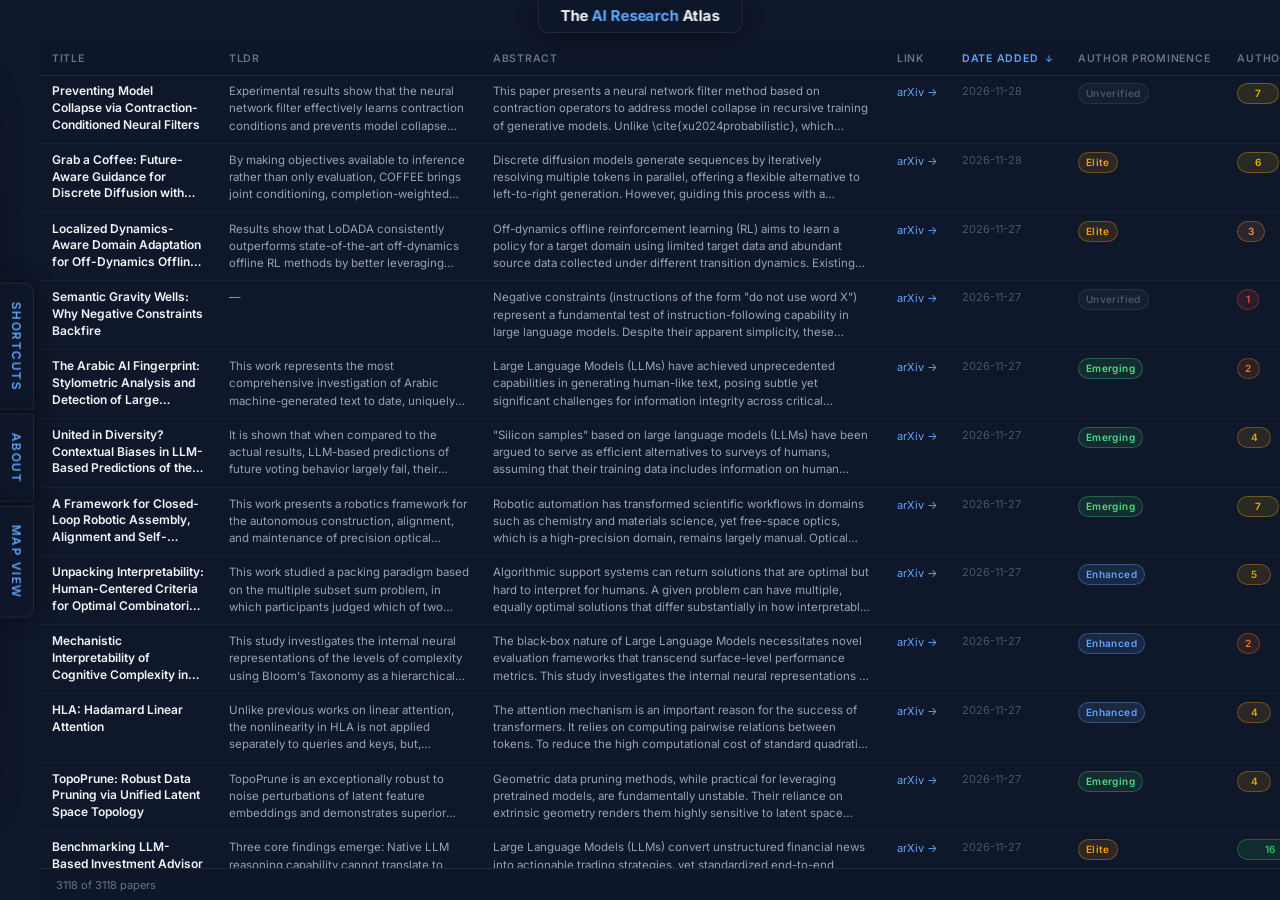
<file: grid.html>
<!DOCTYPE html>
<html lang="en">
<head>
<meta charset="UTF-8">
<meta name="viewport" content="width=device-width,initial-scale=1.0">
<title>AI Research Atlas — Grid View</title>
<!-- Google tag (gtag.js) -->
<script async src="https://www.googletagmanager.com/gtag/js?id=G-6LKWKT8838"></script>
<script>window.dataLayer=window.dataLayer||[];function gtag(){dataLayer.push(arguments);}gtag('js',new Date());gtag('config','G-6LKWKT8838');</script>
<link rel="preconnect" href="https://fonts.googleapis.com">
<link rel="preconnect" href="https://fonts.gstatic.com" crossorigin>
<link href="https://fonts.googleapis.com/css2?family=Inter:wght@400;500;600;700&display=swap" rel="stylesheet">
<style>
  :root {
    --arm-font:'Inter',system-ui,-apple-system,sans-serif;
    --arm-accent:#60a5fa;
    --arm-accent-dim:rgba(96,165,250,0.12);
    --arm-border:rgba(255,255,255,0.08);
    --arm-muted:#94a3b8;
    --arm-bg:rgba(15,23,42,0.92);
    --arm-panel-w:300px;
  }
  *,*::before,*::after { box-sizing:border-box; }
  html,body { margin:0; padding:0; height:100%; background:#0f172a; color:#e2e8f0; font-family:var(--arm-font); }

  /* ── Title bar ─────────────────────────────────────────────────────── */
  #arm-title-bar {
    position:fixed; top:0; left:50%; transform:translateX(-50%);
    z-index:1000000;
    background:rgba(15,23,42,0.92); backdrop-filter:blur(10px); -webkit-backdrop-filter:blur(10px);
    border:1px solid var(--arm-border); border-top:none;
    border-radius:0 0 10px 10px;
    padding:6px 22px;
    font-family:var(--arm-font); font-size:15px; font-weight:700;
    color:#f1f5f9; letter-spacing:-0.01em; line-height:1.3;
    white-space:nowrap; user-select:none;
    box-shadow:0 3px 20px rgba(0,0,0,0.4);
  }
  #arm-title-bar span { color:var(--arm-accent); }

  /* ── Tab strip ─────────────────────────────────────────────────────── */
  #arm-tab-strip {
    position:fixed; left:0; top:50%; transform:translateY(-50%);
    z-index:1000000; display:flex; flex-direction:column; gap:4px;
  }
  .arm-tab {
    display:flex; align-items:center; justify-content:center;
    writing-mode:vertical-rl; text-orientation:mixed;
    background:rgba(15,23,42,0.90); backdrop-filter:blur(10px); -webkit-backdrop-filter:blur(10px);
    color:var(--arm-accent); border:1px solid var(--arm-border); border-left:none;
    padding:18px 9px; cursor:pointer;
    font-family:var(--arm-font); font-weight:600; font-size:12px;
    letter-spacing:0.12em; text-transform:uppercase;
    box-shadow:3px 0 20px rgba(0,0,0,0.4);
    transition:background 0.2s,color 0.2s,box-shadow 0.2s; user-select:none;
  }
  #arm-shortcuts-tab { border-radius:0 10px 0 0; }
  #arm-about-tab     { border-radius:0; }
  #arm-atlas-tab     { border-radius:0 0 10px 0; }
  .arm-tab:hover     { background:rgba(30,41,59,0.95); color:#93c5fd; box-shadow:4px 0 24px rgba(96,165,250,0.2); }
  .arm-tab.arm-active { background:rgba(30,41,59,0.98); color:#93c5fd; }

  /* ── Panel chrome ──────────────────────────────────────────────────── */
  .arm-panel {
    position:fixed; left:0; top:50%;
    transform:translateY(-50%) translateX(-110%);
    z-index:999999; width:var(--arm-panel-w); max-height:88vh;
    display:flex; flex-direction:column;
    background:var(--arm-bg); backdrop-filter:blur(10px); -webkit-backdrop-filter:blur(10px);
    border:1px solid var(--arm-border); border-left:none; border-radius:0 16px 16px 0;
    box-shadow:6px 0 40px rgba(0,0,0,0.6),inset 1px 0 0 rgba(255,255,255,0.04);
    font-family:var(--arm-font); font-size:13px; color:#e2e8f0; line-height:1.65;
    transition:transform 0.32s cubic-bezier(0.4,0,0.2,1); overflow:hidden;
  }
  .arm-panel.arm-open { transform:translateY(-50%) translateX(0); }
  .arm-body { overflow-y:auto; overflow-x:hidden; padding:22px 20px 16px; flex:1; scrollbar-width:thin; scrollbar-color:#334155 transparent; }
  .arm-body::-webkit-scrollbar { width:4px; }
  .arm-body::-webkit-scrollbar-thumb { background:#334155; border-radius:4px; }
  .arm-header { display:flex; justify-content:space-between; align-items:flex-start; margin-bottom:4px; }
  .arm-title  { font-size:15px; font-weight:700; color:#f1f5f9; letter-spacing:-0.01em; line-height:1.3; margin:0; }
  .arm-title span { color:var(--arm-accent); }
  .arm-close  { background:none; border:none; color:var(--arm-muted); cursor:pointer; font-size:17px; line-height:1; padding:2px 4px; border-radius:4px; transition:color 0.15s,background 0.15s; flex-shrink:0; margin-left:8px; }
  .arm-close:hover { color:#f1f5f9; background:rgba(255,255,255,0.07); }
  .arm-byline { font-size:12px; color:var(--arm-muted); margin-bottom:16px; }
  .arm-byline a { color:var(--arm-accent); text-decoration:none; font-weight:500; }
  .arm-byline a:hover { color:#93c5fd; text-decoration:underline; }
  .arm-divider { border:none; border-top:1px solid var(--arm-border); margin:14px 0; }
  .arm-section { font-size:10px; font-weight:600; text-transform:uppercase; letter-spacing:0.1em; color:#475569; margin:0 0 8px; }
  .arm-p { color:#94a3b8; margin:0 0 10px; font-size:12.5px; }
  .arm-p a { color:var(--arm-accent); text-decoration:none; }
  .arm-p a:hover { color:#93c5fd; text-decoration:underline; }
  .arm-book { display:flex; align-items:center; gap:10px; background:rgba(255,255,255,0.03); border:1px solid var(--arm-border); border-radius:8px; padding:10px 12px; text-decoration:none; transition:background 0.2s,border-color 0.2s; margin-bottom:8px; }
  .arm-book:hover { background:rgba(96,165,250,0.07); border-color:rgba(96,165,250,0.3); }
  .arm-book-icon { font-size:22px; flex-shrink:0; }
  .arm-book-text { display:flex; flex-direction:column; }
  .arm-book-title { font-size:12px; font-weight:600; color:#e2e8f0; line-height:1.3; margin-bottom:2px; }
  .arm-book-sub { font-size:11px; color:var(--arm-accent); }
  .arm-footer { padding:10px 20px 14px; border-top:1px solid var(--arm-border); display:flex; align-items:center; gap:7px; flex-shrink:0; }
  .arm-status-dot { width:7px; height:7px; border-radius:50%; background:#22c55e; box-shadow:0 0 6px rgba(34,197,94,0.7); flex-shrink:0; animation:arm-pulse 2.5s ease-in-out infinite; }
  @keyframes arm-pulse { 0%,100%{opacity:1;}50%{opacity:0.35;} }
  .arm-status-text { font-size:11px; color:#475569; font-family:var(--arm-font); }
  .arm-status-text strong { color:#64748b; font-weight:500; }
  .arm-sc-intro { font-size:12.5px; color:#94a3b8; margin:0 0 14px; line-height:1.5; }
  .arm-tile {
    display:flex; align-items:center; gap:11px;
    background:rgba(255,255,255,0.03); border:1px solid var(--arm-border);
    border-radius:8px; padding:10px 12px; text-decoration:none;
    transition:background 0.2s,border-color 0.2s; margin-bottom:7px; cursor:pointer;
  }
  .arm-tile:hover { background:rgba(96,165,250,0.07); border-color:rgba(96,165,250,0.3); }
  .arm-tile:hover .arm-tile-label { color:#e2e8f0; }
  .arm-tile.arm-tile-active { background:rgba(96,165,250,0.12); border-color:rgba(96,165,250,0.4); }
  .arm-tile.arm-tile-active .arm-tile-label { color:#93c5fd; }
  .arm-tile-icon { flex-shrink:0; width:18px; height:18px; color:#64748b; display:flex; align-items:center; justify-content:center; }
  .arm-tile-text { display:flex; flex-direction:column; gap:1px; }
  .arm-tile-label { font-size:12px; font-weight:600; color:#cbd5e1; line-height:1.3; transition:color 0.15s; }
  .arm-tile-sub   { font-size:11px; color:#64748b; line-height:1.3; }

  /* ── Filter popup ──────────────────────────────────────────────────── */
  #arm-filter-popup {
    position:fixed;
    z-index:1000001;
    background:rgba(15,23,42,0.97); backdrop-filter:blur(12px); -webkit-backdrop-filter:blur(12px);
    border:1px solid var(--arm-border); border-radius:12px;
    padding:14px 16px 10px; min-width:210px;
    box-shadow:4px 8px 32px rgba(0,0,0,0.7);
    font-family:var(--arm-font);
    display:none;
    transition:none;
  }
  #arm-filter-popup .fp-title {
    font-size:10px; font-weight:600; text-transform:uppercase;
    letter-spacing:0.09em; color:#475569; margin-bottom:10px;
    padding-right:20px;
  }
  .fp-close {
    position:absolute; top:8px; right:10px;
    background:none; border:none; color:#475569; cursor:pointer;
    font-size:16px; padding:2px 4px; line-height:1; border-radius:4px;
    transition:color 0.15s;
  }
  .fp-close:hover { color:#94a3b8; }
  .fp-btn {
    display:block; width:100%; text-align:left;
    background:rgba(255,255,255,0.04); border:1px solid var(--arm-border);
    border-radius:6px; padding:7px 10px; margin-bottom:5px;
    color:#cbd5e1; font-size:12px; font-weight:500; cursor:pointer;
    font-family:var(--arm-font); transition:background 0.15s,border-color 0.15s;
  }
  .fp-btn:hover { background:rgba(96,165,250,0.10); border-color:rgba(96,165,250,0.3); color:#e2e8f0; }
  .fp-btn.fp-active { background:rgba(96,165,250,0.15); border-color:rgba(96,165,250,0.5); color:#93c5fd; }
  .fp-clear { color:#475569; border-color:rgba(71,85,105,0.25); margin-top:8px; font-size:11px; }
  .fp-clear:hover { color:#94a3b8; background:rgba(255,255,255,0.04); }

  /* ── Grid / table ──────────────────────────────────────────────────── */
  #grid-wrap {
    position:fixed; top:42px; left:40px; right:0; bottom:32px;
    overflow:auto;
    scrollbar-width:thin; scrollbar-color:#334155 transparent;
  }
  #grid-wrap::-webkit-scrollbar { width:6px; height:6px; }
  #grid-wrap::-webkit-scrollbar-thumb { background:#334155; border-radius:4px; }

  #grid-table { width:100%; border-collapse:collapse; font-size:12px; color:#cbd5e1; }

  #grid-table thead tr {
    background:rgba(15,23,42,0.99);
    position:sticky; top:0; z-index:10;
    box-shadow:0 1px 0 var(--arm-border);
  }
  #grid-table th {
    padding:10px 12px; text-align:left;
    font-size:10.5px; font-weight:600; text-transform:uppercase; letter-spacing:0.07em;
    color:#64748b; white-space:nowrap; user-select:none; cursor:pointer;
    transition:color 0.15s;
  }
  #grid-table th:hover { color:#94a3b8; }
  #grid-table th.sort-active { color:var(--arm-accent); }
  .sort-arrow { margin-left:3px; font-size:9px; }

  #grid-table td {
    padding:8px 12px; border-bottom:1px solid rgba(255,255,255,0.035);
    vertical-align:top; line-height:1.5;
  }
  #grid-table tr:hover td { background:rgba(255,255,255,0.018); }

  .col-title      { width:18%; min-width:150px; }
  .col-tldr       { width:15%; min-width:110px; }
  .col-abstract   { width:16%; min-width:120px; }
  .col-url        { width:5%;  min-width:56px;  }
  .col-date       { width:7%;  min-width:82px;  }
  .col-prominence { width:8%;  min-width:88px;  }
  .col-count      { width:7%;  min-width:78px;  }
  .col-citation   { width:9%;  min-width:96px;  }
  .col-secondary  { width:11%; min-width:100px; }

  .cell-title { color:#f1f5f9; font-weight:600; font-size:12px; text-decoration:none; display:block; line-height:1.4; }
  .cell-title:hover { color:var(--arm-accent); text-decoration:underline; }

  .cell-clamp { display:-webkit-box; -webkit-box-orient:vertical; -webkit-line-clamp:3; overflow:hidden; }
  .cell-tldr     { font-size:11.5px; color:#94a3b8; display:-webkit-box; -webkit-box-orient:vertical; -webkit-line-clamp:3; overflow:hidden; cursor:pointer; }
  .cell-tldr.expanded    { display:block; }
  .cell-abstract { font-size:11.5px; color:#94a3b8; display:-webkit-box; -webkit-box-orient:vertical; -webkit-line-clamp:3; overflow:hidden; cursor:pointer; }
  .cell-abstract.expanded { display:block; }

  .cell-url a { font-size:11px; color:var(--arm-accent); text-decoration:none; white-space:nowrap; }
  .cell-url a:hover { text-decoration:underline; }

  .cell-date { font-size:11px; color:#475569; white-space:nowrap; }

  /* ── Column resize handle ───────────────────────────────────────── */
  #grid-table th { position:relative; }
  .col-rh {
    position:absolute; top:0; right:0; width:5px; height:100%;
    cursor:col-resize; user-select:none; background:transparent; z-index:1;
  }
  .col-rh:hover, .col-rh.rh-active { background:rgba(96,165,250,0.35); }

  /* ── Shared badge base ──────────────────────────────────────────── */
  .badge {
    display:inline-block; font-size:10px; font-weight:600;
    letter-spacing:0.04em; padding:2px 7px; border-radius:99px; border:1px solid;
    white-space:nowrap;
  }

  /* Prominence (author tier) */
  .badge-elite      { color:#f59e0b; background:rgba(245,158,11,0.12); border-color:rgba(245,158,11,0.35); }
  .badge-enhanced   { color:#60a5fa; background:rgba(96,165,250,0.12); border-color:rgba(96,165,250,0.35); }
  .badge-emerging   { color:#4ade80; background:rgba(74,222,128,0.10); border-color:rgba(74,222,128,0.30); }
  .badge-unverified { color:#475569; background:rgba(71,85,105,0.15);  border-color:rgba(71,85,105,0.35); }

  /* Author count — Fibonacci red→yellow→green, widths grow with Fibonacci */
  .badge-count-1  { color:#ef4444; background:rgba(239,68,68,0.12);   border-color:rgba(239,68,68,0.35);  min-width:22px; text-align:center; }
  .badge-count-2  { color:#f97316; background:rgba(249,115,22,0.12);  border-color:rgba(249,115,22,0.35); min-width:22px; text-align:center; }
  .badge-count-3  { color:#fb923c; background:rgba(251,146,60,0.12);  border-color:rgba(251,146,60,0.35); min-width:28px; text-align:center; }
  .badge-count-5  { color:#f59e0b; background:rgba(245,158,11,0.12);  border-color:rgba(245,158,11,0.35); min-width:34px; text-align:center; }
  .badge-count-8  { color:#eab308; background:rgba(234,179,8,0.12);   border-color:rgba(234,179,8,0.35);  min-width:42px; text-align:center; }
  .badge-count-13 { color:#84cc16; background:rgba(132,204,22,0.12);  border-color:rgba(132,204,22,0.35); min-width:54px; text-align:center; }
  .badge-count-21 { color:#22c55e; background:rgba(34,197,94,0.12);   border-color:rgba(34,197,94,0.35);  min-width:66px; text-align:center; }
  .badge-count-21p{ color:#10b981; background:rgba(16,185,129,0.12);  border-color:rgba(16,185,129,0.35); min-width:78px; text-align:center; }

  /* Citation impact */
  .badge-uncited        { color:#475569; background:rgba(71,85,105,0.15);   border-color:rgba(71,85,105,0.35); }
  .badge-cited          { color:#facc15; background:rgba(250,204,21,0.12);  border-color:rgba(250,204,21,0.35); }
  .badge-highly-cited   { color:#f97316; background:rgba(249,115,22,0.12); border-color:rgba(249,115,22,0.35); }
  .badge-vhc            { color:#ef4444; background:rgba(239,68,68,0.12);   border-color:rgba(239,68,68,0.35); }

  /* Secondary topic tags */
  .badge-secondary-tag {
    display:inline-block; font-size:10px; font-weight:500;
    padding:2px 6px; border-radius:4px; border:1px solid;
    color:#818cf8; background:rgba(129,140,248,0.10);
    border-color:rgba(129,140,248,0.30); white-space:nowrap;
    margin:1px 2px 1px 0; cursor:pointer; transition:background 0.15s,border-color 0.15s;
  }
  .badge-secondary-tag:hover { background:rgba(129,140,248,0.22); border-color:rgba(129,140,248,0.5); }

  /* ── Status bar ────────────────────────────────────────────────────── */
  #grid-status-bar {
    position:fixed; bottom:0; left:40px; right:0; height:32px;
    background:rgba(15,23,42,0.97); border-top:1px solid var(--arm-border);
    display:flex; align-items:center; padding:0 16px; gap:14px;
    font-size:11px; color:#475569; z-index:100;
  }
  #grid-count { color:#64748b; }
  #active-filter-label { color:var(--arm-accent); font-weight:500; }
  #clear-filter-btn {
    background:none; border:none; color:#475569; cursor:pointer;
    font-size:11px; font-family:var(--arm-font); padding:0;
    text-decoration:underline; transition:color 0.15s;
  }
  #clear-filter-btn:hover { color:#94a3b8; }

  /* ── Loading ───────────────────────────────────────────────────────── */
  #grid-loading {
    position:fixed; top:50%; left:50%; transform:translate(-50%,-50%);
    text-align:center; color:#475569; font-size:13px;
  }
  #grid-error { color:#ef4444; }
</style>
</head>
<body>

<!-- ── Title bar ──────────────────────────────────────────────────── -->
<div id="arm-title-bar">The <span>AI Research</span> Atlas</div>

<!-- ── Tab strip ──────────────────────────────────────────────────── -->
<div id="arm-tab-strip">
  <button id="arm-shortcuts-tab" class="arm-tab"
    onclick="armToggle('arm-shortcuts-panel','arm-shortcuts-tab','arm-about-tab')"
    aria-label="Open Shortcuts panel">Shortcuts</button>
  <button id="arm-about-tab" class="arm-tab"
    onclick="armToggle('arm-about-panel','arm-about-tab','arm-shortcuts-tab')"
    aria-label="Open About panel">About</button>
  <button id="arm-atlas-tab" class="arm-tab"
    onclick="window.location.href='index.html'"
    aria-label="Return to Map View">Map View</button>
</div>

<!-- ══════════════════════════════════════════════════════════════════
     SHORTCUTS PANEL
═══════════════════════════════════════════════════════════════════ -->
<div id="arm-shortcuts-panel" class="arm-panel" role="complementary" aria-label="Shortcuts">
  <div class="arm-body">
    <div class="arm-header">
      <p class="arm-title"><span>Shortcuts</span></p>
      <button class="arm-close" onclick="armClose('arm-shortcuts-panel','arm-shortcuts-tab')" aria-label="Close">&#x2715;</button>
    </div>
    <p class="arm-sc-intro">Click a tile to filter papers by</p>

    <a class="arm-tile" href="javascript:void(0)" id="tile-Prominence"
       onclick="armShowFilterOptions('Prominence','Author prominence',this)">
      <span class="arm-tile-icon"><svg viewBox="0 0 18 18" fill="none" stroke="currentColor" stroke-width="1.6" stroke-linecap="round" stroke-linejoin="round"><polygon points="9,2 11.1,6.6 16.2,7.3 12.6,10.7 13.5,15.8 9,13.4 4.5,15.8 5.4,10.7 1.8,7.3 6.9,6.6"/></svg></span>
      <span class="arm-tile-text"><span class="arm-tile-label">Author prominence</span><span class="arm-tile-sub">Elite · Enhanced · Emerging · Unverified</span></span>
    </a>

    <a class="arm-tile" href="javascript:void(0)" id="tile-author_count"
       onclick="armShowFilterOptions('author_count','Author count',this)">
      <span class="arm-tile-icon"><svg viewBox="0 0 18 18" fill="none" stroke="currentColor" stroke-width="1.6" stroke-linecap="round" stroke-linejoin="round"><circle cx="6.5" cy="6" r="2.5"/><path d="M1 16c0-3.3 2.5-5 5.5-5"/><circle cx="13" cy="6" r="2.5"/><path d="M17 16c0-3.3-2.5-5-5.5-5"/><path d="M10 16c0-2.8-1.8-4.5-4-4.5"/></svg></span>
      <span class="arm-tile-text"><span class="arm-tile-label">Author count</span><span class="arm-tile-sub">1 · 2 · 3 · 5 · 8 · 13 · 21 · 34+</span></span>
    </a>

    <a class="arm-tile" href="javascript:void(0)" id="tile-CitationTier"
       onclick="armShowFilterOptions('CitationTier','Citation impact',this)">
      <span class="arm-tile-icon"><svg viewBox="0 0 18 18" fill="none" stroke="currentColor" stroke-width="1.6" stroke-linecap="round" stroke-linejoin="round"><polyline points="2,13 6,8 10,10 16,4"/><polyline points="12,4 16,4 16,8"/></svg></span>
      <span class="arm-tile-text"><span class="arm-tile-label">Citation impact</span><span class="arm-tile-sub">Very Highly Cited · Highly Cited · Cited</span></span>
    </a>

    <a class="arm-tile" href="javascript:void(0)" id="tile-recency"
       onclick="armShowFilterOptions('recency','Recency',this)">
      <span class="arm-tile-icon"><svg viewBox="0 0 18 18" fill="none" stroke="currentColor" stroke-width="1.6" stroke-linecap="round" stroke-linejoin="round"><circle cx="9" cy="9" r="7"/><polyline points="9,5 9,9 12,11"/></svg></span>
      <span class="arm-tile-text"><span class="arm-tile-label">Recency</span><span class="arm-tile-sub">Today · Yesterday · Earlier</span></span>
    </a>

    <a class="arm-tile" href="javascript:void(0)" id="tile-secondary_tags"
       onclick="armShowFilterOptions('secondary_tags','Also In',this)">
      <span class="arm-tile-icon"><svg viewBox="0 0 18 18" fill="none" stroke="currentColor" stroke-width="1.6" stroke-linecap="round" stroke-linejoin="round"><path d="M3 9h12M9 3v12"/><circle cx="9" cy="9" r="7"/></svg></span>
      <span class="arm-tile-text"><span class="arm-tile-label">Also In</span><span class="arm-tile-sub">Secondary topic tags</span></span>
    </a>

  </div>
  <div class="arm-footer">
    <div class="arm-status-dot"></div>
    <span class="arm-status-text">Last updated <strong>November 28, 2026 UTC</strong></span>
  </div>
</div>

<!-- ══════════════════════════════════════════════════════════════════
     ABOUT PANEL
═══════════════════════════════════════════════════════════════════ -->
<div id="arm-about-panel" class="arm-panel" role="complementary" aria-label="About this atlas">
  <div class="arm-body">
    <div class="arm-header">
      <p class="arm-title">The <span>AI Research</span> Atlas</p>
      <button class="arm-close" onclick="armClose('arm-about-panel','arm-about-tab')" aria-label="Close panel">&#x2715;</button>
    </div>
    <div class="arm-byline">By <a href="https://www.linkedin.com/in/lee-fischman/" target="_blank" rel="noopener">Lee Fischman</a></div>

    <p class="arm-p">A live semantic map of recent AI research from arXiv (cs.AI), rebuilt every day across a rolling 14-day window. Each point is a paper. Groups are determined by Claude Haiku based on shared research methodology and problem formulation.</p>
    <p class="arm-p"><a href="https://github.com/LeeFischman/AI-research-atlas" target="_blank" rel="noopener">More...</a></p>

    <hr class="arm-divider">

    <p class="arm-section">How to use</p>
    <p class="arm-p">Sort columns by clicking their headers. Use the Shortcuts panel to filter by author prominence, citation impact, or recency. Click a row&#x2019;s abstract cell to expand it. Click a paper title to open it on arXiv.</p>

    <hr class="arm-divider">

    <p class="arm-section">Books by the author</p>
    <a class="arm-book" href="https://www.amazon.com/dp/B0GMVH6P2W" target="_blank" rel="noopener">
      <span class="arm-book-icon">&#x1F4D8;</span>
      <span class="arm-book-text"><span class="arm-book-title">Building Deep Learning Products</span><span class="arm-book-sub">Available on Amazon &#x2192;</span></span>
    </a>
    <p class="arm-p" style="margin-top:4px;"><a href="https://donate.stripe.com/6oU5kD9sE17y87J3gI1ck00" target="_blank" rel="noopener">Buy me a bagel &#x1F96F;</a></p>

    <hr class="arm-divider">

    <p class="arm-section">Powered by</p>
    <p class="arm-p"><a href="https://apple.github.io/embedding-atlas/" target="_blank" rel="noopener">Apple Embedding Atlas</a>, <a href="https://openalex.org" target="_blank" rel="noopener">OpenAlex</a>, <a href="https://www.semanticscholar.org" target="_blank" rel="noopener">Semantic Scholar</a>, and <a href="https://allenai.org/blog/specter2-adapting-scientific-document-embeddings-to-multiple-fields-and-task-formats-c95686c06567" target="_blank" rel="noopener">SPECTER2</a></p>
  </div>
  <div class="arm-footer">
    <div class="arm-status-dot"></div>
    <span class="arm-status-text">Last updated <strong>November 28, 2026 UTC</strong></span>
  </div>
</div>

<!-- ── Filter popup (upper left, below title bar) ─────────────────── -->
<div id="arm-filter-popup">
  <button class="fp-close" onclick="hideFilterPopup()" aria-label="Close filter popup">&#x2715;</button>
  <div class="fp-title" id="fp-title"></div>
  <div id="fp-options"></div>
  <button class="fp-btn fp-clear" onclick="clearFilter()">&#x2715;&nbsp; Clear filter / Show all</button>
</div>

<!-- ── Loading indicator ──────────────────────────────────────────── -->
<div id="grid-loading">Loading papers&#x2026;</div>

<!-- ── Grid ──────────────────────────────────────────────────────── -->
<div id="grid-wrap" style="display:none">
  <table id="grid-table">
    <thead>
      <tr>
        <th class="col-title"      onclick="setSort('title')">
          Title <span class="sort-arrow" id="sa-title"></span></th>
        <th class="col-tldr"       onclick="setSort('ss_tldr')">
          TLDR <span class="sort-arrow" id="sa-ss_tldr"></span></th>
        <th class="col-abstract"   onclick="setSort('abstract')">
          Abstract <span class="sort-arrow" id="sa-abstract"></span></th>
        <th class="col-url"        onclick="setSort('url')">
          Link <span class="sort-arrow" id="sa-url"></span></th>
        <th class="col-date"       onclick="setSort('date_added')">
          Date Added <span class="sort-arrow" id="sa-date_added"></span></th>
        <th class="col-prominence" onclick="setSort('Prominence')">
          Author Prominence <span class="sort-arrow" id="sa-Prominence"></span></th>
        <th class="col-count"      onclick="setSort('author_count')">
          Author Count <span class="sort-arrow" id="sa-author_count"></span></th>
        <th class="col-citation"   onclick="setSort('CitationTier')">
          Citation Impact <span class="sort-arrow" id="sa-CitationTier"></span></th>
        <th class="col-secondary"  title="Secondary topic tags — click a chip to filter">
          Also In</th>
      </tr>
    </thead>
    <tbody id="grid-tbody"></tbody>
  </table>
</div>

<!-- ── Status bar ─────────────────────────────────────────────────── -->
<div id="grid-status-bar">
  <span id="grid-count"></span>
  <span id="active-filter-label"></span>
  <button id="clear-filter-btn" onclick="clearFilter()" style="display:none">Clear filter</button>
</div>

<script>
(function () {
  'use strict';

  var papers    = [];
  var sortCol   = 'date_added';
  var sortDir   = -1;            // -1 = descending, 1 = ascending
  var activeFilter = null;       // {col, value, label} | null

  // ── Panel toggle (same logic as main Atlas) ───────────────────────
  function armToggle(panelId, tabId, hideTabId) {
    var panel  = document.getElementById(panelId);
    var isOpen = panel.classList.contains('arm-open');
    document.querySelectorAll('.arm-panel').forEach(function (p) { p.classList.remove('arm-open'); });
    document.querySelectorAll('.arm-tab').forEach(function (t) { t.classList.remove('arm-active'); t.style.display = ''; });
    if (!isOpen) {
      panel.classList.add('arm-open');
      document.getElementById(tabId).classList.add('arm-active');
      if (hideTabId) document.getElementById(hideTabId).style.display = 'none';
    }
  }
  function armClose(panelId, tabId) {
    document.getElementById(panelId).classList.remove('arm-open');
    document.getElementById(tabId).classList.remove('arm-active');
    document.querySelectorAll('.arm-tab').forEach(function (t) { t.style.display = ''; });
  }
  // Expose to inline onclick attributes
  window.armToggle = armToggle;
  window.armClose  = armClose;

  // ── Filter popup ──────────────────────────────────────────────────
  // Fixed Fibonacci "or more" thresholds for author count filter
  var FIB_COUNT = [1, 2, 3, 5, 8, 13, 21, 34];

  function armShowFilterOptions(col, label, tileEl) {
    var values, isGte = false;

    if (col === 'author_count') {
      // Fixed Fibonacci "or more" buckets — always shown regardless of data
      isGte = true;
      values = FIB_COUNT.map(String);
    } else if (col === 'secondary_tags') {
      // Flatten all tag arrays and collect unique values
      var tagSeen = Object.create(null);
      papers.forEach(function (p) {
        var tags = Array.isArray(p.secondary_tags) ? p.secondary_tags : [];
        tags.forEach(function (t) { if (t) tagSeen[t] = true; });
      });
      values = Object.keys(tagSeen).sort();
    } else {
      // Gather distinct non-empty values from data
      var seen = Object.create(null);
      papers.forEach(function (p) {
        var v = p[col];
        if (v !== null && v !== undefined && v !== '') seen[String(v)] = true;
      });
      var tierOrder = {
        'Elite': 0, 'Enhanced': 1, 'Emerging': 2, 'Unverified': 3,
        'Very Highly Cited': 0, 'Highly Cited': 1, 'Cited': 2, 'Uncited': 3,
        'Today': 0, 'Yesterday': 1, 'Earlier': 2,
      };
      values = Object.keys(seen).sort(function (a, b) {
        var oa = tierOrder[a], ob = tierOrder[b];
        if (oa !== undefined && ob !== undefined) return oa - ob;
        var na = parseFloat(a), nb = parseFloat(b);
        if (!isNaN(na) && !isNaN(nb)) return na - nb;
        return a.localeCompare(b);
      });
    }

    document.getElementById('fp-title').textContent = 'Filter by ' + label;
    var opts = document.getElementById('fp-options');
    opts.innerHTML = '';
    values.forEach(function (v) {
      var isActive = activeFilter && activeFilter.col === col &&
                     activeFilter.value === v && activeFilter.gte === isGte;
      var btn = document.createElement('button');
      btn.className = 'fp-btn' + (isActive ? ' fp-active' : '');
      btn.textContent = isGte ? (v + ' or more') : v;
      btn.onclick = function () {
        applyFilter(col, v, isGte ? (label + ': ' + v + ' or more') : (label + ': ' + v), isGte);
      };
      opts.appendChild(btn);
    });

    // Position popup to the right of the shortcuts panel, vertically near the tile
    var popup = document.getElementById('arm-filter-popup');
    popup.style.display = 'block';
    var panelEl = document.getElementById('arm-shortcuts-panel');
    var panelRect = panelEl.getBoundingClientRect();
    var tileRect  = tileEl  ? tileEl.getBoundingClientRect() : panelRect;
    var left = panelRect.right + 10;
    var top  = tileRect.top;
    if (left + 220 > window.innerWidth) left = Math.max(8, window.innerWidth - 228);
    popup.style.left = left + 'px';
    popup.style.top  = top  + 'px';
    requestAnimationFrame(function () {
      var maxTop = window.innerHeight - popup.offsetHeight - 8;
      if (parseFloat(popup.style.top) > maxTop) {
        popup.style.top = Math.max(8, maxTop) + 'px';
      }
    });

    document.querySelectorAll('.arm-tile').forEach(function (t) { t.classList.remove('arm-tile-active'); });
    if (tileEl) tileEl.classList.add('arm-tile-active');
  }
  window.armShowFilterOptions = armShowFilterOptions;

  function hideFilterPopup() {
    document.getElementById('arm-filter-popup').style.display = 'none';
  }
  window.hideFilterPopup = hideFilterPopup;

  // Close popup when clicking outside it (but not on a tile)
  document.addEventListener('click', function (e) {
    var popup = document.getElementById('arm-filter-popup');
    if (popup.style.display === 'none') return;
    if (popup.contains(e.target)) return;
    if (e.target.closest && e.target.closest('.arm-tile')) return;
    hideFilterPopup();
    document.querySelectorAll('.arm-tile').forEach(function (t) { t.classList.remove('arm-tile-active'); });
  }, true);

  function applyFilter(col, value, label, gte) {
    activeFilter = { col: col, value: value, label: label, gte: !!gte };
    hideFilterPopup();
    render();
  }

  function clearFilter() {
    activeFilter = null;
    document.querySelectorAll('.arm-tile').forEach(function (t) { t.classList.remove('arm-tile-active'); });
    hideFilterPopup();
    render();
  }
  window.clearFilter = clearFilter;

  // ── Sort ──────────────────────────────────────────────────────────
  function setSort(col) {
    if (sortCol === col) {
      sortDir = -sortDir;
    } else {
      sortCol = col;
      sortDir = (col === 'date_added') ? -1 : 1;
    }
    renderHeaders();
    render();
  }
  window.setSort = setSort;

  // ── Data helpers ──────────────────────────────────────────────────
  // Map CitationTier string → numeric rank for sorting
  var citationRank = { 'Very Highly Cited': 3, 'Highly Cited': 2, 'Cited': 1, 'Uncited': 0 };
  var prominenceRank = { 'Elite': 3, 'Enhanced': 2, 'Emerging': 1, 'Unverified': 0 };

  function getFilteredSorted() {
    var rows = papers.slice();
    if (activeFilter) {
      var fc = activeFilter.col, fv = activeFilter.value;
      if (activeFilter.gte) {
        var threshold = Number(fv);
        rows = rows.filter(function (p) { return (p[fc] || 0) >= threshold; });
      } else if (fc === 'secondary_tags') {
        // Array-contains filter: keep papers where the tag appears in secondary_tags
        rows = rows.filter(function (p) {
          var tags = Array.isArray(p.secondary_tags) ? p.secondary_tags : [];
          return tags.indexOf(fv) !== -1;
        });
      } else {
        rows = rows.filter(function (p) {
          var pv = p[fc];
          if (fc === 'CitationTier') pv = pv || 'Uncited';
          return String(pv == null ? '' : pv) === fv;
        });
      }
    }
    rows.sort(function (a, b) {
      var av, bv;
      if (sortCol === 'CitationTier') {
        av = citationRank[a.CitationTier] != null ? citationRank[a.CitationTier] : -1;
        bv = citationRank[b.CitationTier] != null ? citationRank[b.CitationTier] : -1;
        return sortDir * (av - bv);
      }
      if (sortCol === 'Prominence') {
        av = prominenceRank[a.Prominence] != null ? prominenceRank[a.Prominence] : -1;
        bv = prominenceRank[b.Prominence] != null ? prominenceRank[b.Prominence] : -1;
        return sortDir * (av - bv);
      }
      av = a[sortCol]; bv = b[sortCol];
      if (av == null) av = ''; if (bv == null) bv = '';
      if (typeof av === 'number' && typeof bv === 'number') return sortDir * (av - bv);
      return sortDir * String(av).localeCompare(String(bv));
    });
    return rows;
  }

  // ── Badge helpers ─────────────────────────────────────────────────
  function prominenceBadge(tier) {
    if (!tier) return '—';
    var map = {
      'Elite':      'badge-elite',
      'Enhanced':   'badge-enhanced',
      'Emerging':   'badge-emerging',
      'Unverified': 'badge-unverified',
    };
    var cls = map[tier];
    return cls ? '<span class="badge ' + cls + '">' + tier + '</span>' : tier;
  }

  function authorCountBadge(n) {
    var count = parseInt(n, 10);
    if (isNaN(count)) return '—';
    var cls, label;
    if      (count === 1)  { cls = 'badge-count-1';   label = '1'; }
    else if (count === 2)  { cls = 'badge-count-2';   label = '2'; }
    else if (count === 3)  { cls = 'badge-count-3';   label = '3'; }
    else if (count <= 5)   { cls = 'badge-count-5';   label = count; }
    else if (count <= 8)   { cls = 'badge-count-8';   label = count; }
    else if (count <= 13)  { cls = 'badge-count-13';  label = count; }
    else if (count <= 21)  { cls = 'badge-count-21';  label = count; }
    else                   { cls = 'badge-count-21p'; label = count + '+'; }
    return '<span class="badge ' + cls + '">' + label + '</span>';
  }

  function citationBadge(tier) {
    var t = tier || 'Uncited';
    var map = {
      'Very Highly Cited': ['badge-vhc',          'Very Highly Cited'],
      'Highly Cited':      ['badge-highly-cited',  'Highly Cited'],
      'Cited':             ['badge-cited',          'Cited'],
      'Uncited':           ['badge-uncited',        'Uncited'],
    };
    var entry = map[t] || map['Uncited'];
    return '<span class="badge ' + entry[0] + '">' + entry[1] + '</span>';
  }

  function td(content, className) {
    var el = document.createElement('td');
    if (className) el.className = className;
    if (typeof content === 'string') el.innerHTML = content;
    else el.appendChild(content);
    return el;
  }

  // ── Render table ──────────────────────────────────────────────────
  function render() {
    var rows  = getFilteredSorted();
    var tbody = document.getElementById('grid-tbody');
    tbody.innerHTML = '';

    rows.forEach(function (p) {
      var tr = document.createElement('tr');

      // Title (link)
      var titleA = document.createElement('a');
      titleA.className = 'cell-title cell-clamp';
      titleA.textContent = p.title || '—';
      titleA.href   = p.url || '#';
      titleA.target = '_blank';
      titleA.rel    = 'noopener';
      tr.appendChild(td(titleA));

      // TLDR (click to expand, same as abstract)
      var tldrDiv = document.createElement('div');
      tldrDiv.className = 'cell-tldr';
      tldrDiv.textContent = p.ss_tldr || '—';
      tldrDiv.title = 'Click to expand';
      tldrDiv.onclick = function () { tldrDiv.classList.toggle('expanded'); };
      tr.appendChild(td(tldrDiv));

      // Abstract (click to expand)
      var absDiv = document.createElement('div');
      absDiv.className = 'cell-abstract';
      absDiv.textContent = p.abstract || '—';
      absDiv.title = 'Click to expand';
      absDiv.onclick = function () { absDiv.classList.toggle('expanded'); };
      tr.appendChild(td(absDiv));

      // URL
      var urlTd = document.createElement('td');
      urlTd.className = 'cell-url';
      if (p.url) {
        var urlA = document.createElement('a');
        urlA.href = p.url; urlA.target = '_blank'; urlA.rel = 'noopener';
        urlA.textContent = 'arXiv →';
        urlTd.appendChild(urlA);
      } else {
        urlTd.textContent = '—';
      }
      tr.appendChild(urlTd);

      // Date added
      var dateTd = document.createElement('td');
      dateTd.className = 'cell-date';
      dateTd.textContent = (p.date_added || '').substring(0, 10) || '—';
      tr.appendChild(dateTd);

      // Author Prominence (badge)
      var promTd = document.createElement('td');
      promTd.innerHTML = prominenceBadge(p.Prominence);
      tr.appendChild(promTd);

      // Author Count (Fibonacci badge)
      var countTd = document.createElement('td');
      countTd.innerHTML = authorCountBadge(p.author_count);
      tr.appendChild(countTd);

      // Citation Impact (badge)
      var citTd = document.createElement('td');
      citTd.innerHTML = citationBadge(p.CitationTier);
      tr.appendChild(citTd);

      // Also In — secondary topic tags (clickable chips filter by tag)
      var secTd = document.createElement('td');
      var tags = Array.isArray(p.secondary_tags) ? p.secondary_tags : [];
      if (tags.length === 0) {
        secTd.textContent = '';
      } else {
        tags.forEach(function (tag) {
          var chip = document.createElement('span');
          chip.className = 'badge-secondary-tag';
          chip.textContent = tag;
          chip.title = 'Filter by: ' + tag;
          chip.onclick = function (e) {
            e.stopPropagation();
            applyFilter('secondary_tags', tag, 'Also In: ' + tag, false);
          };
          secTd.appendChild(chip);
        });
      }
      tr.appendChild(secTd);

      tbody.appendChild(tr);
    });

    // Status bar
    var countEl  = document.getElementById('grid-count');
    var labelEl  = document.getElementById('active-filter-label');
    var clearBtn = document.getElementById('clear-filter-btn');
    countEl.textContent = rows.length + ' of ' + papers.length + ' papers';
    if (activeFilter) {
      labelEl.textContent    = activeFilter.label;
      clearBtn.style.display = '';
    } else {
      labelEl.textContent    = '';
      clearBtn.style.display = 'none';
    }
  }

  // ── Render sort header indicators ─────────────────────────────────
  function renderHeaders() {
    var cols = ['title', 'ss_tldr', 'abstract', 'url', 'date_added', 'Prominence', 'author_count', 'CitationTier'];
    cols.forEach(function (c) {
      var el = document.getElementById('sa-' + c);
      if (!el) return;
      el.textContent = sortCol === c ? (sortDir === 1 ? '↑' : '↓') : '';
    });
    document.querySelectorAll('#grid-table th').forEach(function (th) { th.classList.remove('sort-active'); });
    var idx = {
      'title': 0, 'ss_tldr': 1, 'abstract': 2, 'url': 3,
      'date_added': 4, 'Prominence': 5, 'author_count': 6, 'CitationTier': 7
      // col 8 (Also In / secondary_tags) is not sortable
    }[sortCol];
    if (idx !== undefined) {
      var ths = document.querySelectorAll('#grid-table th');
      if (ths[idx]) ths[idx].classList.add('sort-active');
    }
  }

  // ── Column resize ─────────────────────────────────────────────────
  function initColResize() {
    var ths = document.querySelectorAll('#grid-table th');
    ths.forEach(function (th) {
      var handle = document.createElement('div');
      handle.className = 'col-rh';
      th.appendChild(handle);
      var startX, startW;
      handle.addEventListener('mousedown', function (e) {
        e.preventDefault();
        startX = e.clientX;
        startW = th.offsetWidth;
        handle.classList.add('rh-active');
        function onMove(e) {
          var w = Math.max(40, startW + (e.clientX - startX));
          th.style.width = w + 'px';
          th.style.minWidth = w + 'px';
        }
        function onUp() {
          handle.classList.remove('rh-active');
          document.removeEventListener('mousemove', onMove);
          document.removeEventListener('mouseup', onUp);
        }
        document.addEventListener('mousemove', onMove);
        document.addEventListener('mouseup', onUp);
      });
    });
  }

  // ── Bootstrap ─────────────────────────────────────────────────────
  fetch('data/papers.json')
    .then(function (r) {
      if (!r.ok) throw new Error('HTTP ' + r.status);
      return r.json();
    })
    .then(function (data) {
      papers = data;
      document.getElementById('grid-loading').style.display = 'none';
      document.getElementById('grid-wrap').style.display    = '';
      renderHeaders();
      render();
      initColResize();
    })
    .catch(function (e) {
      var el = document.getElementById('grid-loading');
      el.innerHTML = '<span id="grid-error">Failed to load papers.json: ' + e.message + '</span>';
    });

})();
</script>
</body>
</html>
</file>
